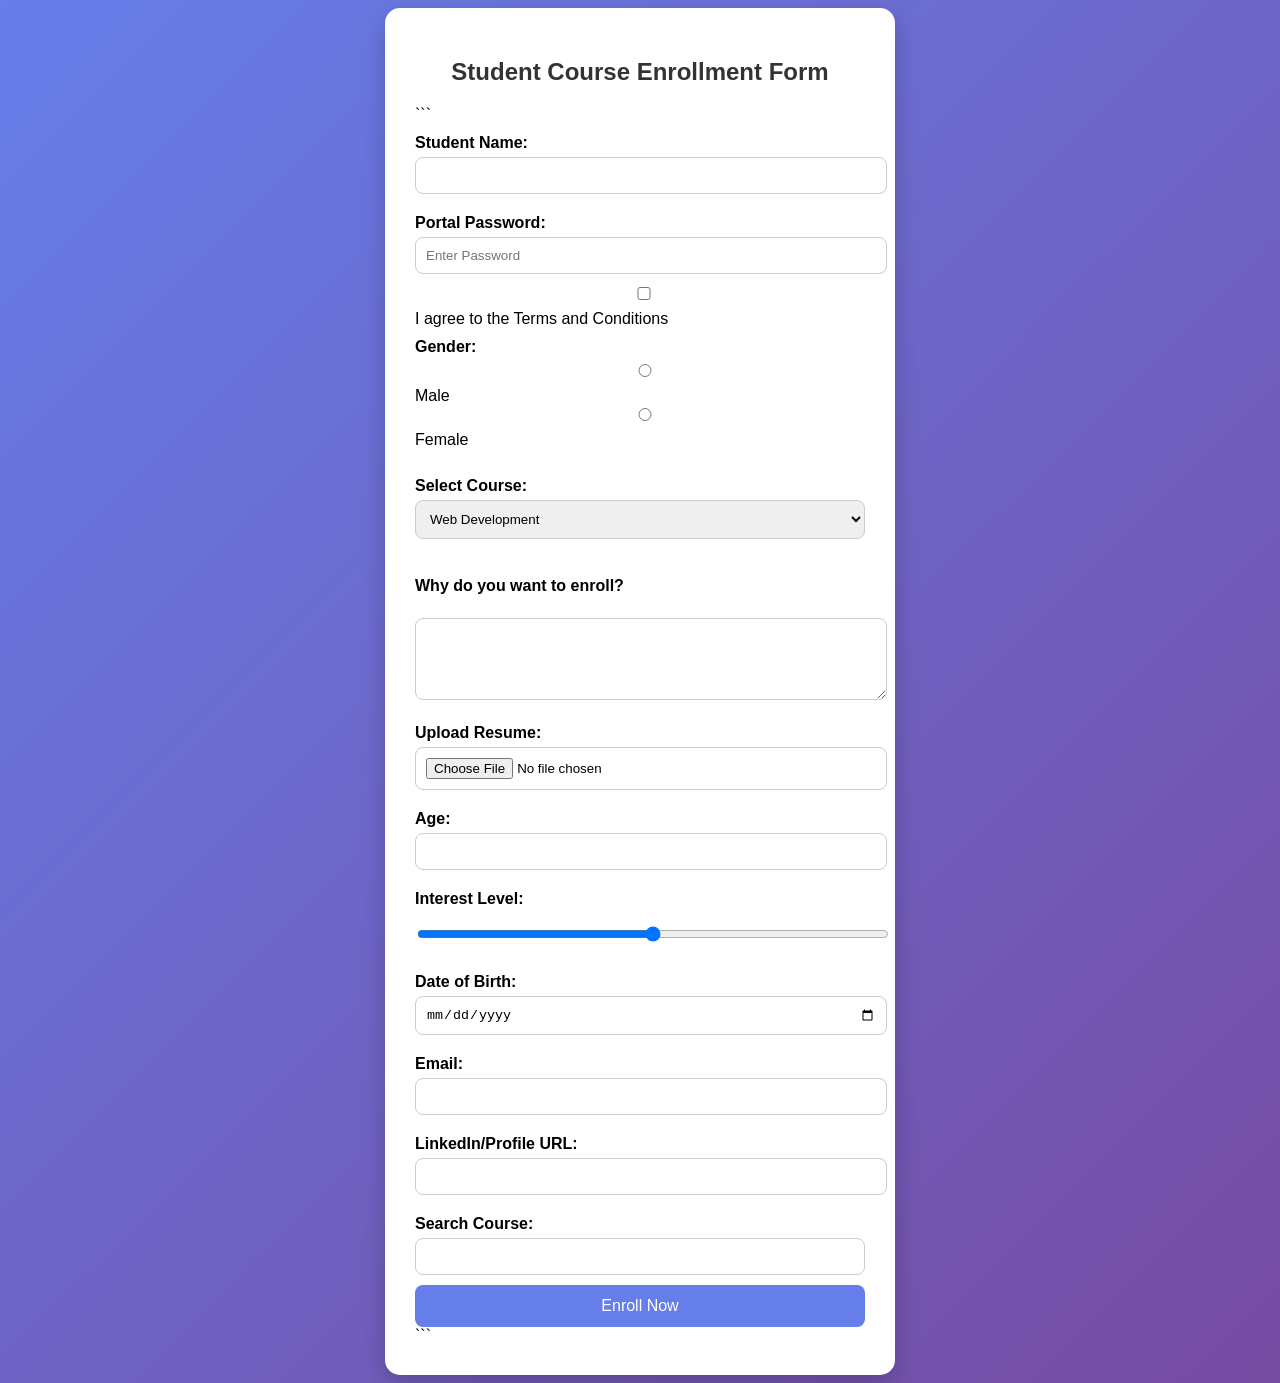
<file: index.html>
<!DOCTYPE html>

<html lang="en">

<head>
    <meta charset="UTF-8">
    <meta name="viewport" content="width=device-width, initial-scale=1.0">
    <title>Student Course Enrollment Form</title>
    <link rel="stylesheet" href="style.css">
</head>

<body>

    <div class="container">
        <h2>Student Course Enrollment Form</h2>

        ```
        <form action="/action.php" method="post">

            <label for="username">Student Name:</label>
            <input type="text" id="username" name="username"><br>

            <label for="password">Portal Password:</label>
            <input type="password" name="password" placeholder="Enter Password"><br>

            <input type="checkbox" name="subscribe" value="yes">
            I agree to the Terms and Conditions<br>

            <label>Gender:</label>
            <input type="radio" name="gender" value="male"> Male
            <input type="radio" name="gender" value="female"> Female<br><br>

            <label>Select Course:</label>
            <select name="course">
                <option value="web">Web Development</option>
                <option value="ds">Data Science</option>
                <option value="cyber">Cyber Security</option>
                <option value="cloud">Cloud Computing</option>
            </select><br><br>

            <label>Why do you want to enroll?</label><br>
            <textarea name="comments" rows="4" cols="30"></textarea><br>

            <label>Upload Resume:</label>
            <input type="file" name="resume"><br>

            <label>Age:</label>
            <input type="number" name="age" min="18" max="100"><br>

            <label>Interest Level:</label>
            <input type="range" name="volume" min="0" max="100"><br>

            <label>Date of Birth:</label>
            <input type="date" name="dob"><br>

            <label>Email:</label>
            <input type="email" name="email"><br>

            <label>LinkedIn/Profile URL:</label>
            <input type="url" name="website"><br>

            <label>Search Course:</label>
            <input type="search" name="query"><br>

            <button type="submit">Enroll Now</button>

        </form>
        ```

    </div>

</body>

</html>
</file>
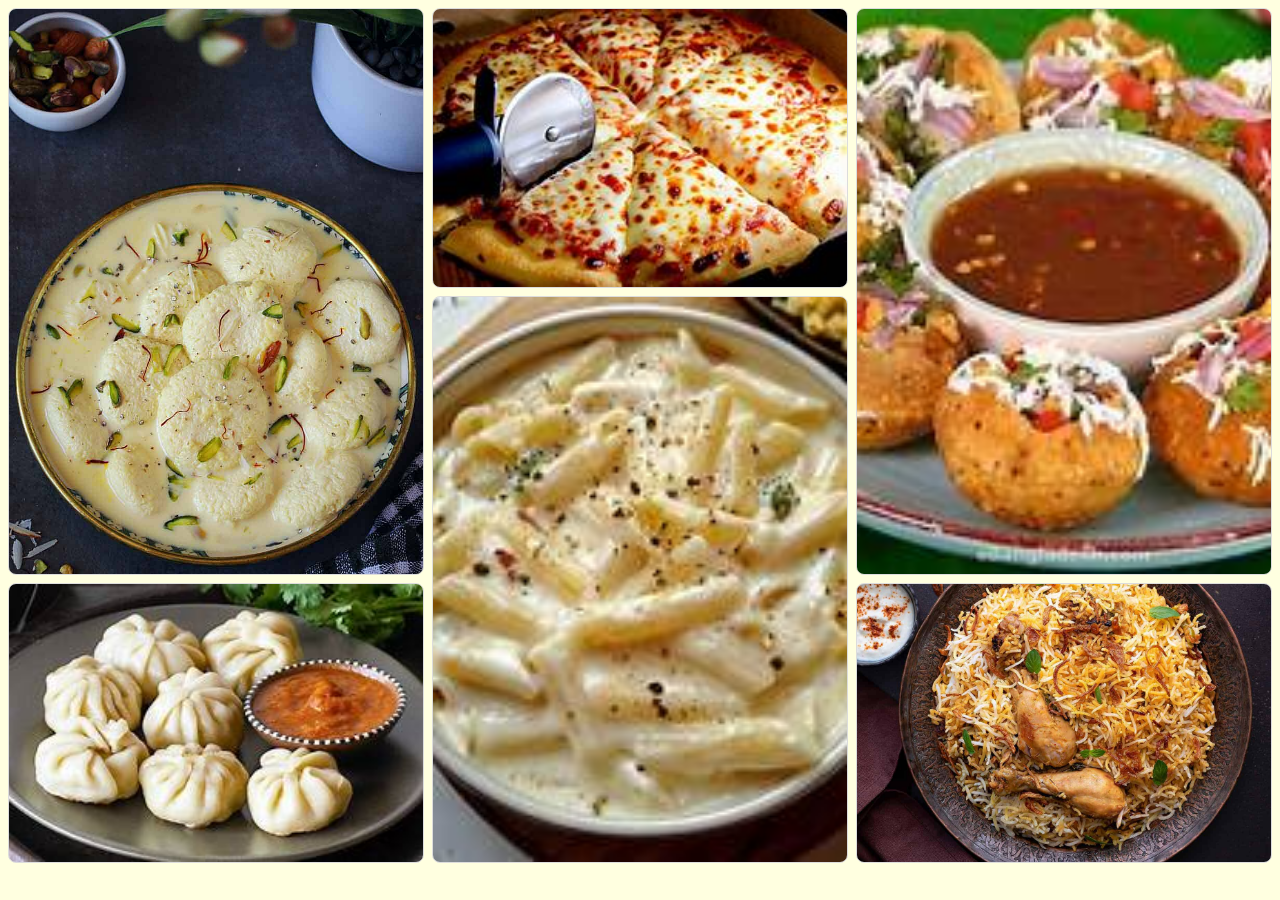
<file: assignment-2/index.html>
<!DOCTYPE html>
<html lang="en">
<head>
    <meta charset="UTF-8">
    <meta name="viewport" content="width=device-width, initial-scale=1.0">
    <title>Food Grid Gallery</title>
    <link rel="stylesheet" href="style.css">
</head>
<body>

<div class="main">

    <div class="item1" style="grid-area: box-1;">
        <img src="images/img1.jpg" alt="Rosmalai">
    </div>

    <div class="item2" style="grid-area: box-2;">
        <img src="images/img2.jpg" alt="Phuchka">
    </div>

    <div class="item3" style="grid-area: box-3;">
        <img src="images/img3.jpg" alt="Biriyani">
    </div>

    <div class="item4" style="grid-area: box-4;">
        <img src="images/img4.jpg" alt="Momo">
    </div>

    <div class="item5" style="grid-area: box-5;">
        <img src="images/img5.jpg" alt="Pizza">
    </div>

    <div class="item6" style="grid-area: box-6;">
        <img src="images/img6.jpg" alt="Pasta">
    </div>

</div>

</body>
</html>
</file>
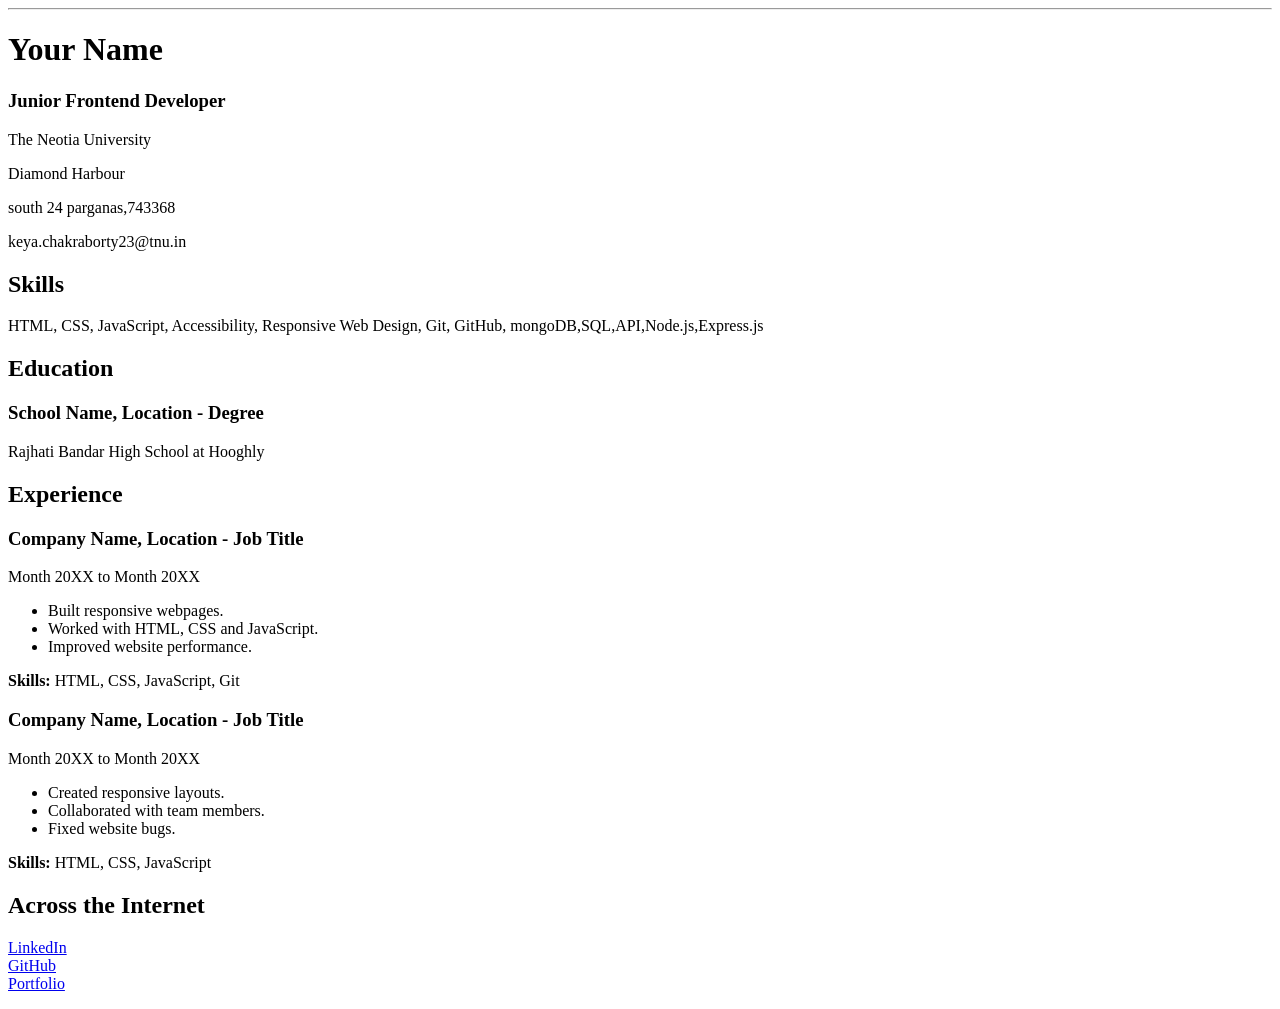
<file: assignment-2/project3/index.html>
<!DOCTYPE html>
<html lang="en">
<head>
    <meta charset="UTF-8">
    <meta name="viewport" content="width=device-width, initial-scale=1.0">
    <title>My CV</title>
</head>
<body>

<hr>

<h1>Your Name</h1>

<h3>Junior Frontend Developer</h3>

<p>The Neotia University</p>
<p>Diamond Harbour</p>
<p>south 24 parganas,743368</p>
<p>keya.chakraborty23@tnu.in</p>

<h2>Skills</h2>

<p>
HTML, CSS, JavaScript, Accessibility, Responsive Web Design,
Git, GitHub, mongoDB,SQL,API,Node.js,Express.js
</p>

<h2>Education</h2>

<h3>School Name, Location - Degree</h3>

<p>Rajhati Bandar High School at Hooghly </p>


<h2>Experience</h2>

<h3>Company Name, Location - Job Title</h3>

<p>Month 20XX to Month 20XX</p>

<ul>
    <li>Built responsive webpages.</li>
    <li>Worked with HTML, CSS and JavaScript.</li>
    <li>Improved website performance.</li>
</ul>

<p><b>Skills:</b> HTML, CSS, JavaScript, Git</p>

<h3>Company Name, Location - Job Title</h3>

<p>Month 20XX to Month 20XX</p>

<ul>
    <li>Created responsive layouts.</li>
    <li>Collaborated with team members.</li>
    <li>Fixed website bugs.</li>
</ul>

<p><b>Skills:</b> HTML, CSS, JavaScript</p>

<h2>Across the Internet</h2>

<p>
<a href="https://www.linkedin.com/">LinkedIn</a><br>
<a href="https://github.com/">GitHub</a><br>
<a href="#">Portfolio</a>
</p>

</body>
</html>
</file>
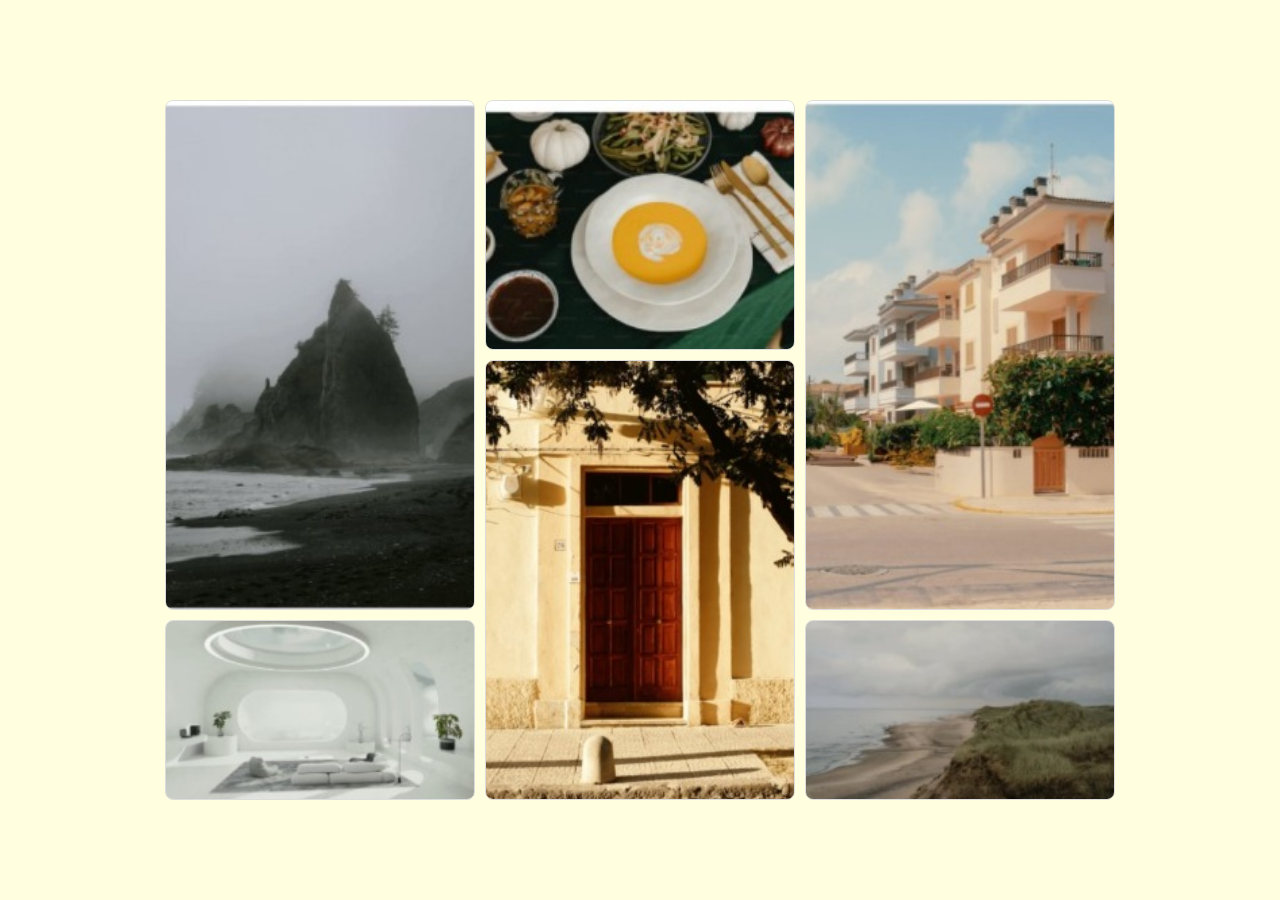
<file: assignment-2/projects-1/index.html>
<!DOCTYPE html>
<html lang="en">

<head>
    <meta charset="UTF-8">
    <meta name="viewport" content="width=device-width, initial-scale=1.0">
    <title>Grid Layout</title>
    <link rel="stylesheet" href="style.css">
</head>

<body>

    <div class="container">

        <div class="item item1">
            <img src="images/img1.jpeg" alt="">
        </div>

        <div class="item item2">
            <img src="images/img2.jpeg" alt="">
        </div>

        <div class="item item3">
            <img src="images/img3.jpeg" alt="">
        </div>

        <div class="item item4">
            <img src="images/img4.jpeg" alt="">
        </div>

        <div class="item item5">
            <img src="images/img5.jpeg" alt="">
        </div>

        <div class="item item6">
            <img src="images/img6.jpeg" alt="">
        </div>

    </div>

</body>

</html>
</file>
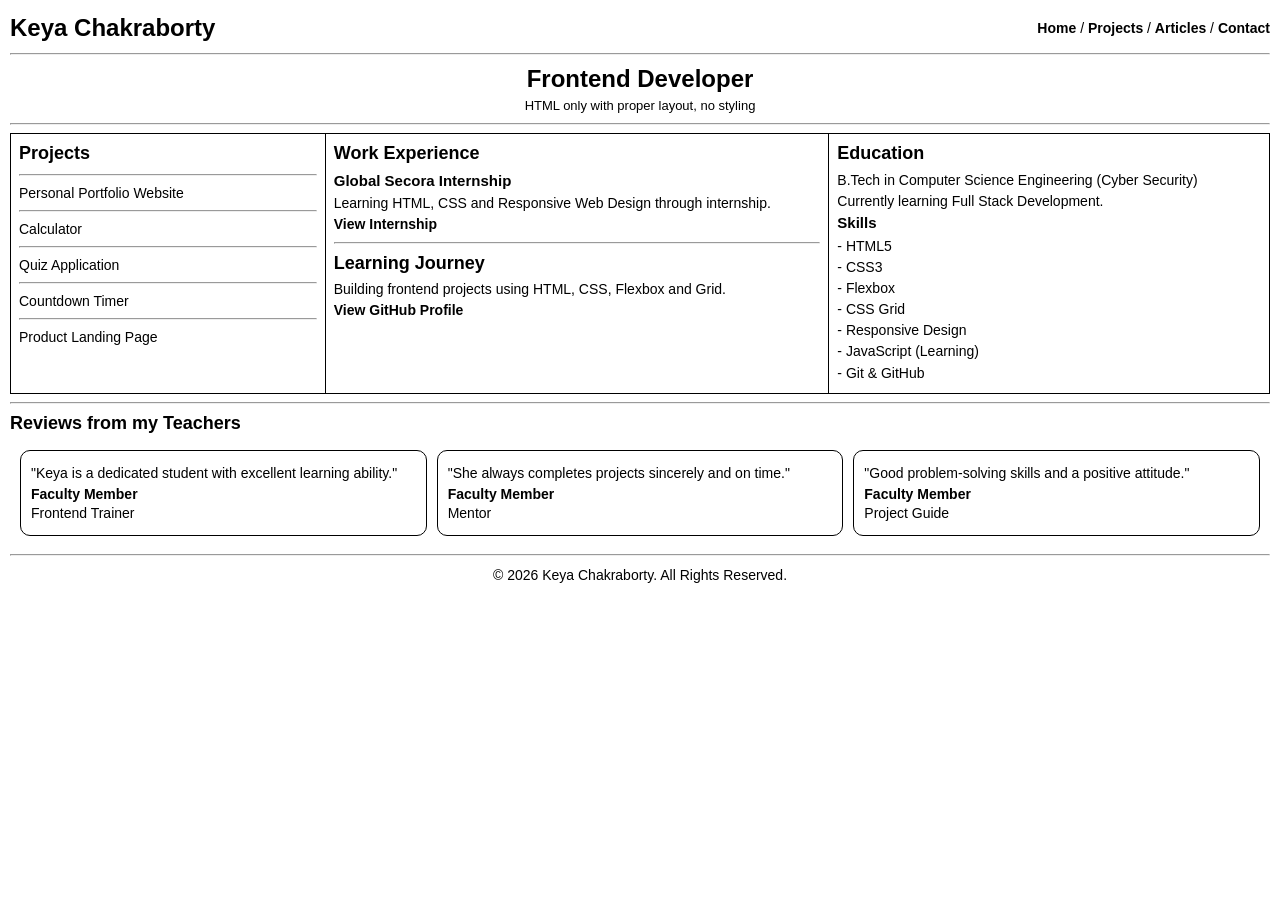
<file: assignment-2/projects-2/index.html>
<!DOCTYPE html>
<html>

<head>
    <title>Keya Chakraborty | Frontend Developer Portfolio</title>
    <link rel="stylesheet" href="style.css">
</head>

<body>

    <!-- Header -->

    <table width="100%">
        <tr>

            <td>
                <h2>Keya Chakraborty</h2>
            </td>

            <td align="right">

                <a href="index.html">Home</a> /

                <a href="projects.html">Projects</a> /

                <a href="articles.html">Articles</a> /

                <a href="contact.html">Contact</a>

            </td>

        </tr>
    </table>

    <hr>

    <!-- Hero Section -->

    <center>

        <h2>Frontend Developer</h2>

        <small>HTML only with proper layout, no styling</small>

    </center>

    <hr>

    <!-- Main Section -->

    <table border="1" width="100%" cellpadding="10" cellspacing="0">

        <tr valign="top">

            <!-- Projects -->

            <td width="25%">

                <h3>Projects</h3>

                <hr>

                <p>Personal Portfolio Website</p>

                <hr>

                <p>Calculator</p>

                <hr>

                <p>Quiz Application</p>

                <hr>

                <p>Countdown Timer</p>

                <hr>

                <p>Product Landing Page</p>

            </td>

            <!-- Work Experience -->

            <td width="40%">

                <h3>Work Experience</h3>

                <h4>Global Secora Internship</h4>

                <p>
                    Learning HTML, CSS and Responsive Web Design through internship.
                </p>

                <a href="https://academy.globalsecora.com/t/u/activeCourses" target="_blank">
                    View Internship
                </a>

                <hr>

                <h3>Learning Journey</h3>

                <p>
                    Building frontend projects using HTML, CSS, Flexbox and Grid.
                </p>

                <a href="https://github.com/keyachakraborty" target="_blank">
                    View GitHub Profile
                </a>

            </td>

            <!-- Education -->

            <td width="35%">

                <h3>Education</h3>

                <p>
                    B.Tech in Computer Science Engineering (Cyber Security)
                </p>

                <p>
                    Currently learning Full Stack Development.
                </p>

                <h4>Skills</h4>

                <ul class="skills">

                    <li>HTML5</li>

                    <li>CSS3</li>

                    <li>Flexbox</li>

                    <li>CSS Grid</li>

                    <li>Responsive Design</li>

                    <li>JavaScript (Learning)</li>

                    <li>Git & GitHub</li>

                </ul>

            </td>

        </tr>

    </table>

    <hr>

    <!-- Reviews -->

    <h3>Reviews from my Teachers</h3>

    <table class="review-table">

        <tr>

            <td class="review-box">

                <p>"Keya is a dedicated student with excellent learning ability."</p>

                <p>
                    <strong>Faculty Member</strong><br>
                    Frontend Trainer
                </p>

            </td>

            <td class="review-box">

                <p>"She always completes projects sincerely and on time."</p>

                <p>
                    <strong>Faculty Member</strong><br>
                    Mentor
                </p>

            </td>

            <td class="review-box">

                <p>"Good problem-solving skills and a positive attitude."</p>

                <p>
                    <strong>Faculty Member</strong><br>
                    Project Guide
                </p>

            </td>

        </tr>

    </table>

    <hr>

    <!-- Footer -->

    <center>

        <p>
            © 2026 Keya Chakraborty. All Rights Reserved.
        </p>

    </center>

</body>

</html>
</file>
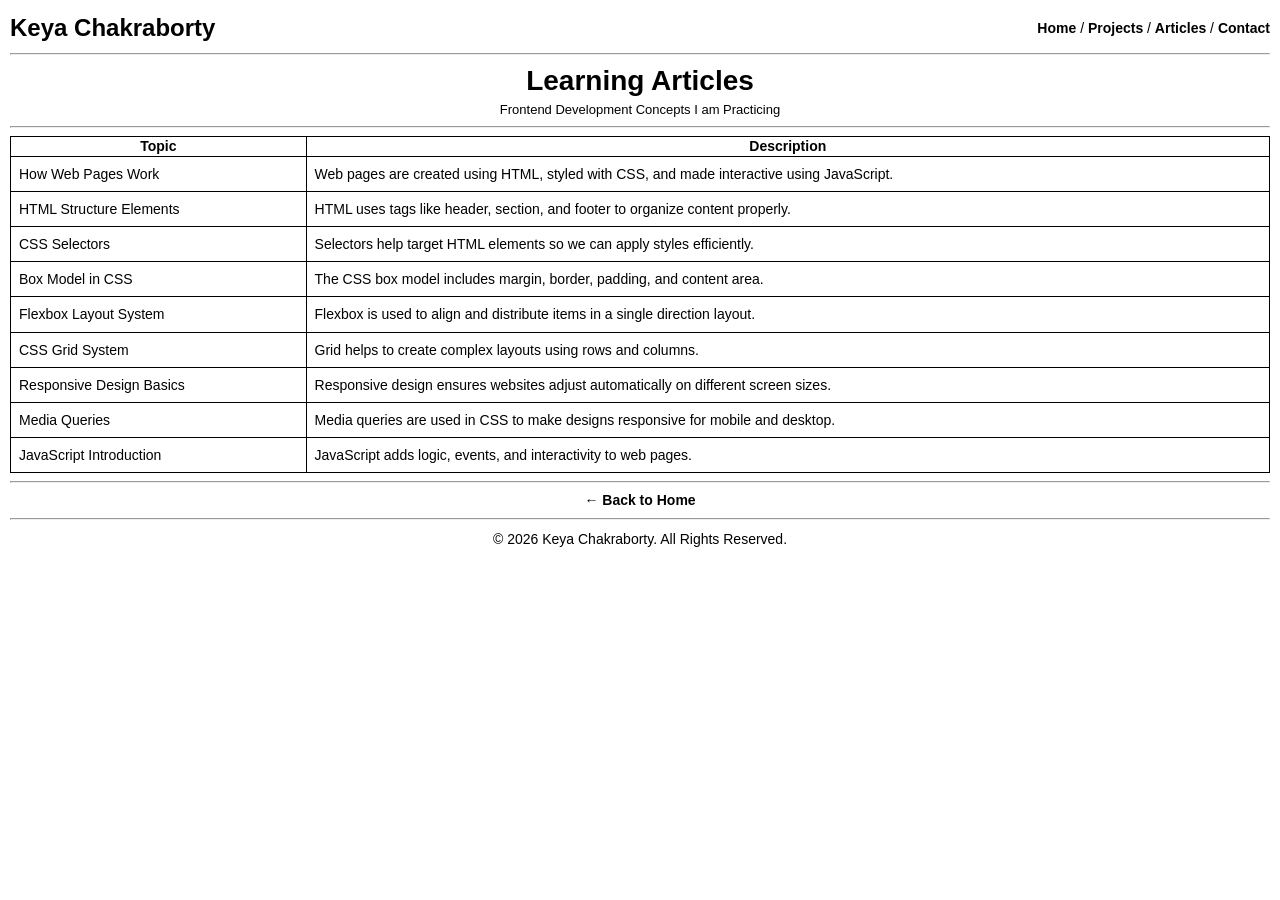
<file: assignment-2/projects-2/articles.html>
<!DOCTYPE html>
<html>

<head>
    <title>Articles | Keya Chakraborty</title>
    <link rel="stylesheet" href="style.css">
</head>

<body>

    <!-- Header -->

    <table width="100%">
        <tr>

            <td>
                <h2>Keya Chakraborty</h2>
            </td>

            <td align="right">

                <a href="index.html">Home</a> /

                <a href="projects.html">Projects</a> /

                <a href="articles.html">Articles</a> /

                <a href="contact.html">Contact</a>

            </td>

        </tr>
    </table>

    <hr>

    <!-- Title -->

    <center>

        <h1>Learning Articles</h1>

        <small>Frontend Development Concepts I am Practicing</small>

    </center>

    <hr>

    <!-- Articles -->

    <table border="1" width="100%" cellpadding="10" cellspacing="0">

        <tr>
            <th>Topic</th>
            <th>Description</th>
        </tr>

        <tr>
            <td>How Web Pages Work</td>
            <td>
                Web pages are created using HTML, styled with CSS, and made interactive using JavaScript.
            </td>
        </tr>

        <tr>
            <td>HTML Structure Elements</td>
            <td>
                HTML uses tags like header, section, and footer to organize content properly.
            </td>
        </tr>

        <tr>
            <td>CSS Selectors</td>
            <td>
                Selectors help target HTML elements so we can apply styles efficiently.
            </td>
        </tr>

        <tr>
            <td>Box Model in CSS</td>
            <td>
                The CSS box model includes margin, border, padding, and content area.
            </td>
        </tr>

        <tr>
            <td>Flexbox Layout System</td>
            <td>
                Flexbox is used to align and distribute items in a single direction layout.
            </td>
        </tr>

        <tr>
            <td>CSS Grid System</td>
            <td>
                Grid helps to create complex layouts using rows and columns.
            </td>
        </tr>

        <tr>
            <td>Responsive Design Basics</td>
            <td>
                Responsive design ensures websites adjust automatically on different screen sizes.
            </td>
        </tr>

        <tr>
            <td>Media Queries</td>
            <td>
                Media queries are used in CSS to make designs responsive for mobile and desktop.
            </td>
        </tr>

        <tr>
            <td>JavaScript Introduction</td>
            <td>
                JavaScript adds logic, events, and interactivity to web pages.
            </td>
        </tr>

    </table>

    <hr>

    <center>
        <a href="index.html">← Back to Home</a>
    </center>

    <hr>

    <!-- Footer -->

    <center>
        <p>© 2026 Keya Chakraborty. All Rights Reserved.</p>
    </center>

</body>

</html>
</file>
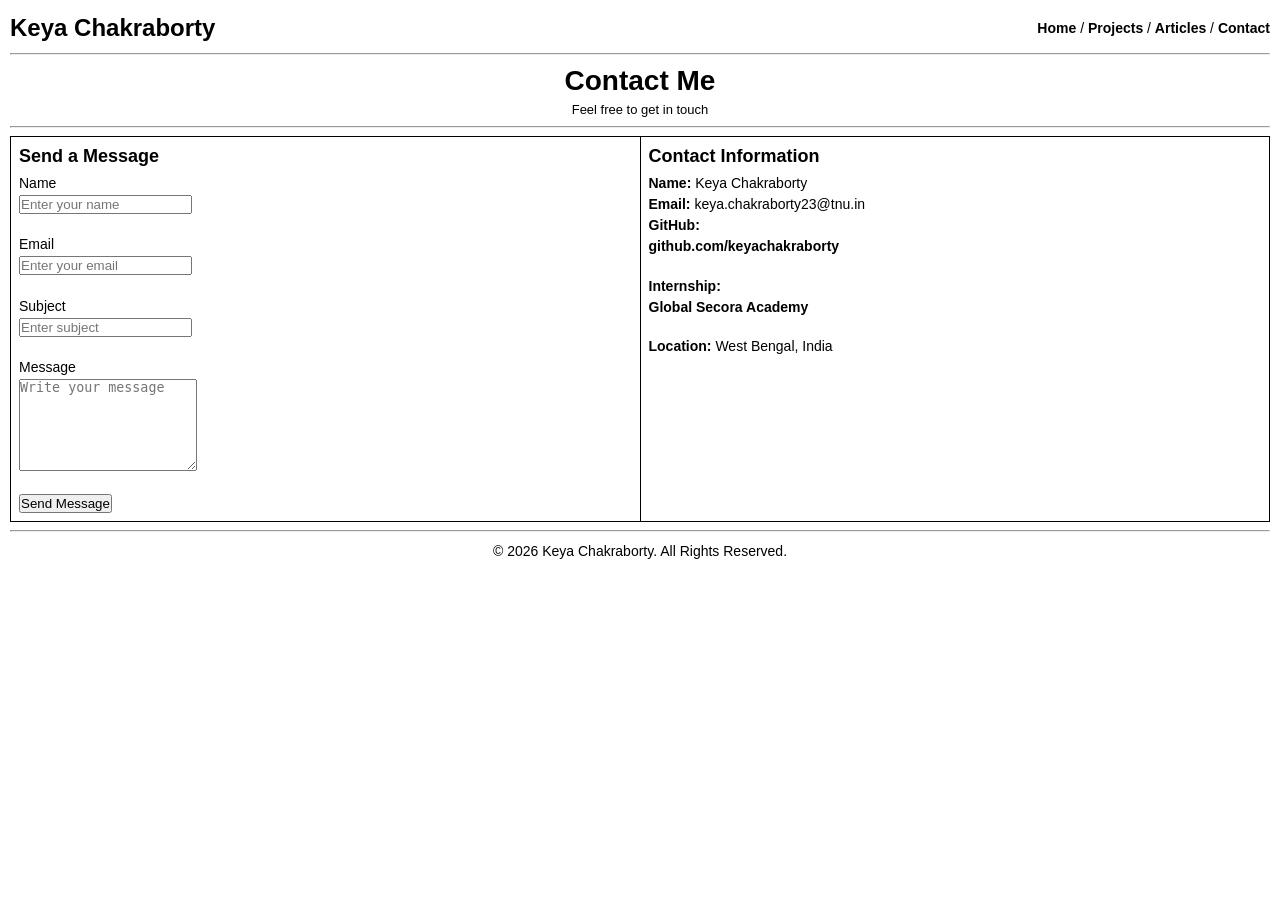
<file: assignment-2/projects-2/contact.html>
<!DOCTYPE html>
<html>

<head>
    <title>Contact | Keya Chakraborty</title>
    <link rel="stylesheet" href="style.css">
</head>

<body>

    <!-- Header -->

    <table width="100%">
        <tr>

            <td>
                <h2>Keya Chakraborty</h2>
            </td>

            <td align="right">

                <a href="index.html">Home</a> /

                <a href="projects.html">Projects</a> /

                <a href="articles.html">Articles</a> /

                <a href="contact.html">Contact</a>

            </td>

        </tr>
    </table>

    <hr>

    <!-- Page Title -->

    <center>

        <h1>Contact Me</h1>

        <small>Feel free to get in touch</small>

    </center>

    <hr>

    <!-- Contact Form -->

    <table border="1" width="100%" cellpadding="10" cellspacing="0">

        <tr>

            <td width="50%">

                <h3>Send a Message</h3>

                <form>

                    <p>Name</p>

                    <input type="text" placeholder="Enter your name">

                    <br><br>

                    <p>Email</p>

                    <input type="email" placeholder="Enter your email">

                    <br><br>

                    <p>Subject</p>

                    <input type="text" placeholder="Enter subject">

                    <br><br>

                    <p>Message</p>

                    <textarea rows="6" placeholder="Write your message"></textarea>

                    <br><br>

                    <button type="submit">Send Message</button>

                </form>

            </td>

            <td width="50%">

                <h3>Contact Information</h3>

                <p><strong>Name:</strong> Keya Chakraborty</p>

                <p><strong>Email:</strong> keya.chakraborty23@tnu.in</p>

                <p><strong>GitHub:</strong></p>

                <a href="https://github.com/keyachakraborty" target="_blank">
                    github.com/keyachakraborty
                </a>

                <br><br>

                <p><strong>Internship:</strong></p>

                <a href="https://academy.globalsecora.com/t/u/activeCourses" target="_blank">
                    Global Secora Academy
                </a>

                <br><br>

                <p><strong>Location:</strong> West Bengal, India</p>

            </td>

        </tr>

    </table>

    <hr>

    <!-- Footer -->

    <center>

        <p>© 2026 Keya Chakraborty. All Rights Reserved.</p>

    </center>

</body>

</html>
</file>
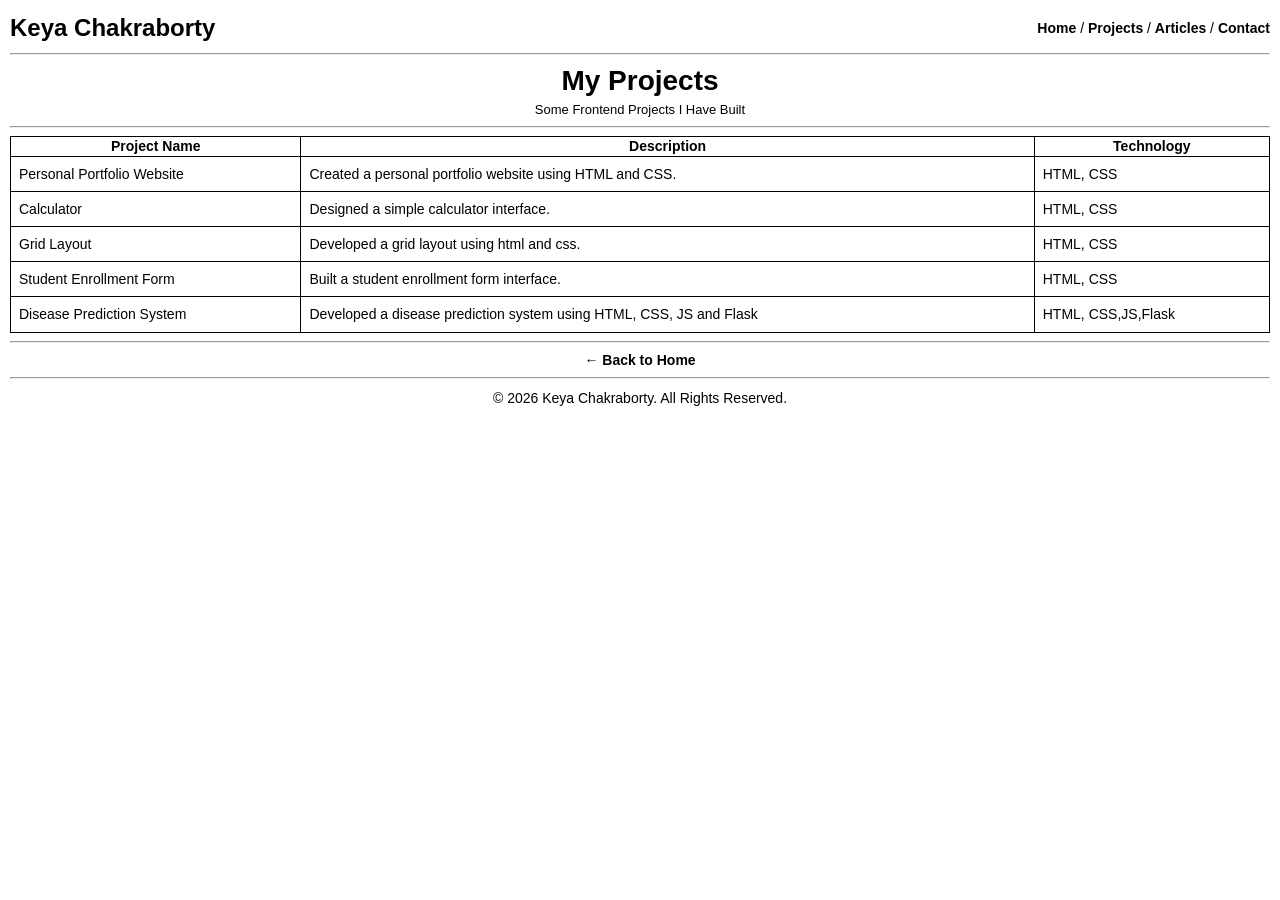
<file: assignment-2/projects-2/projects.html>
<!DOCTYPE html>
<html>

<head>
    <title>Projects | Keya Chakraborty</title>
    <link rel="stylesheet" href="style.css">
</head>

<body>

    <!-- Header -->

    <table width="100%">
        <tr>

            <td>
                <h2>Keya Chakraborty</h2>
            </td>

            <td align="right">

                <a href="index.html">Home</a> /

                <a href="projects.html">Projects</a> /

                <a href="articles.html">Articles</a> /

                <a href="contact.html">Contact</a>

            </td>

        </tr>
    </table>

    <hr>

    <!-- Page Title -->

    <center>

        <h1>My Projects</h1>

        <small>Some Frontend Projects I Have Built</small>

    </center>

    <hr>

    <!-- Projects Table -->

    <table border="1" width="100%" cellpadding="10" cellspacing="0">

        <tr>

            <th>Project Name</th>

            <th>Description</th>

            <th>Technology</th>

        </tr>

        <tr>

            <td>Personal Portfolio Website</td>

            <td>Created a personal portfolio website using HTML and CSS.</td>

            <td>HTML, CSS</td>

        </tr>

        <tr>

            <td>Calculator</td>

            <td>Designed a simple calculator interface.</td>

            <td>HTML, CSS</td>

        </tr>

        <tr>

            <td> Grid Layout</td>

            <td>Developed a grid layout using html and css.</td>

            <td>HTML, CSS</td>

        </tr>

        <tr>

            <td>Student Enrollment Form</td>

            <td>Built a student enrollment  form interface.</td>

            <td>HTML, CSS</td>

        </tr>

        <tr>

            <td>Disease Prediction System</td>

            <td>Developed a disease prediction system using HTML, CSS, JS and Flask</td>

            <td>HTML, CSS,JS,Flask</td>

        </tr>

    </table>

    <hr>

    <center>

        <a href="index.html">← Back to Home</a>

    </center>

    <hr>

    <!-- Footer -->

    <center>

        <p>© 2026 Keya Chakraborty. All Rights Reserved.</p>

    </center>

</body>

</html>
</file>
<file: style.css>
body {
    font-family: Arial, sans-serif;
    background: linear-gradient(135deg, #667eea, #764ba2);
    display: flex;
    justify-content: center;
    align-items: center;
    min-height: 100vh;
}

.container {
    background: white;
    width: 450px;
    padding: 30px;
    border-radius: 15px;
    box-shadow: 0 10px 25px rgba(0, 0, 0, 0.2);
}

h2 {
    text-align: center;
    color: #333;
}

label {
    display: block;
    margin-top: 10px;
    margin-bottom: 5px;
    font-weight: bold;
}

input,
select,
textarea {
    width: 100%;
    padding: 10px;
    border: 1px solid #ccc;
    border-radius: 8px;
    margin-bottom: 10px;
}

button {
    width: 100%;
    padding: 12px;
    background: #667eea;
    color: white;
    border: none;
    border-radius: 8px;
    cursor: pointer;
    font-size: 16px;
}

button:hover
</file>
<file: assignment-2/style.css>
*{
    margin:0;
    padding:0;
    box-sizing:border-box;
}

body{
    background-color:lightyellow;
    padding:8px;
    font-family:Arial, sans-serif;
}

.main{

    width:100%;
    height:95vh;

    display:grid;

    grid-template-columns:1fr 1fr 1fr;
    grid-template-rows:1fr 1fr 1fr;

    grid-template-areas:
        "box-1 box-2 box-3"
        "box-1 box-4 box-3"
        "box-5 box-4 box-6";

    gap:8px;
}

.item1,
.item2,
.item3,
.item4,
.item5,
.item6{

    overflow:hidden;
    border-radius:8px;
    border:1px solid #dcdcdc;
    background:white;

}

.item1 img,
.item2 img,
.item3 img,
.item4 img,
.item5 img,
.item6 img{

    width:100%;
    height:100%;
    object-fit:cover;
    display:block;

}
</file>
<file: assignment-2/projects-1/style.css>
* {
    margin: 0;
    padding: 0;
    box-sizing: border-box;
}

body {
    background-color: lightyellow;
    padding: 12px;
    font-family: Arial, sans-serif;
    display: flex;
    justify-content: center;
    align-items: center;
    min-height: 100vh;
}

.container {
    width: 100%;
    max-width: 950px;
    display: grid;
    gap: 10px;

    grid-template-columns: 1fr 1fr 1fr;
    grid-template-rows: 250px 250px 180px;

    grid-template-areas:
        "box-1 box-2 box-4"
        "box-1 box-3 box-4"
        "box-5 box-3 box-6";
}

.item1, .item2, .item3, .item4, .item5, .item6 {
    overflow: hidden;
    border-radius: 8px;
    border: 1px solid #dcdcdc;
    background: white;
}

.item1 img, .item2 img, .item3 img, .item4 img, .item5 img, .item6 img {
    width: 100%;
    height: 100%;
    object-fit: cover;
    display: block;
}

.item1 { grid-area: box-1; } 
.item2 { grid-area: box-2; }
.item3 { grid-area: box-3; } 
.item4 { grid-area: box-4; } 
.item5 { grid-area: box-5; }
.item6 { grid-area: box-6; }
</file>
<file: assignment-2/projects-2/style.css>
/* Reset */

*{
    margin:0;
    padding:0;
    box-sizing:border-box;
}

/* Body */

body{
    font-family:Arial, Helvetica, sans-serif;
    margin:10px;
    line-height:1.3;
    font-size:14px;
}

/* Tables */

table{
    width:100%;
    border-collapse:collapse;
}

/* Main Table */

table[border="1"]{
    border:1px solid black;
}

table[border="1"] td{
    border:1px solid black;
    padding:8px;
    vertical-align:top;
}

/* Reviews */

.review-table{
    border-collapse:separate;
    border-spacing:10px;
}

.review-box{
    border:1px solid black;
    padding:10px;
    border-radius:10px;
    width:33%;
}

/* Skills */

.skills{
    list-style:none;
    margin-left:0;
    padding-left:0;
}

.skills li{
    margin:3px 0;
}

.skills li::before{
    content:"- ";
}

/* Headings */

h2{
    font-size:24px;
    margin:2px 0;
}

h3{
    font-size:18px;
    margin-bottom:5px;
}

h4{
    font-size:15px;
    margin-bottom:4px;
}

/* Text */

p{
    margin:3px 0;
}

small{
    font-size:13px;
}

hr{
    margin:8px 0;
}

/* Links */

a{
    color:black;
    text-decoration:none;
    font-weight:bold;
}

a:hover{
    text-decoration:underline;
}

/* Lists */

ul{
    margin-left:0;
}

/* Center */

center{
    margin:5px 0;
}

/* Footer */

center:last-of-type{
    margin-top:10px;
    text-align:center;
}
</file>
